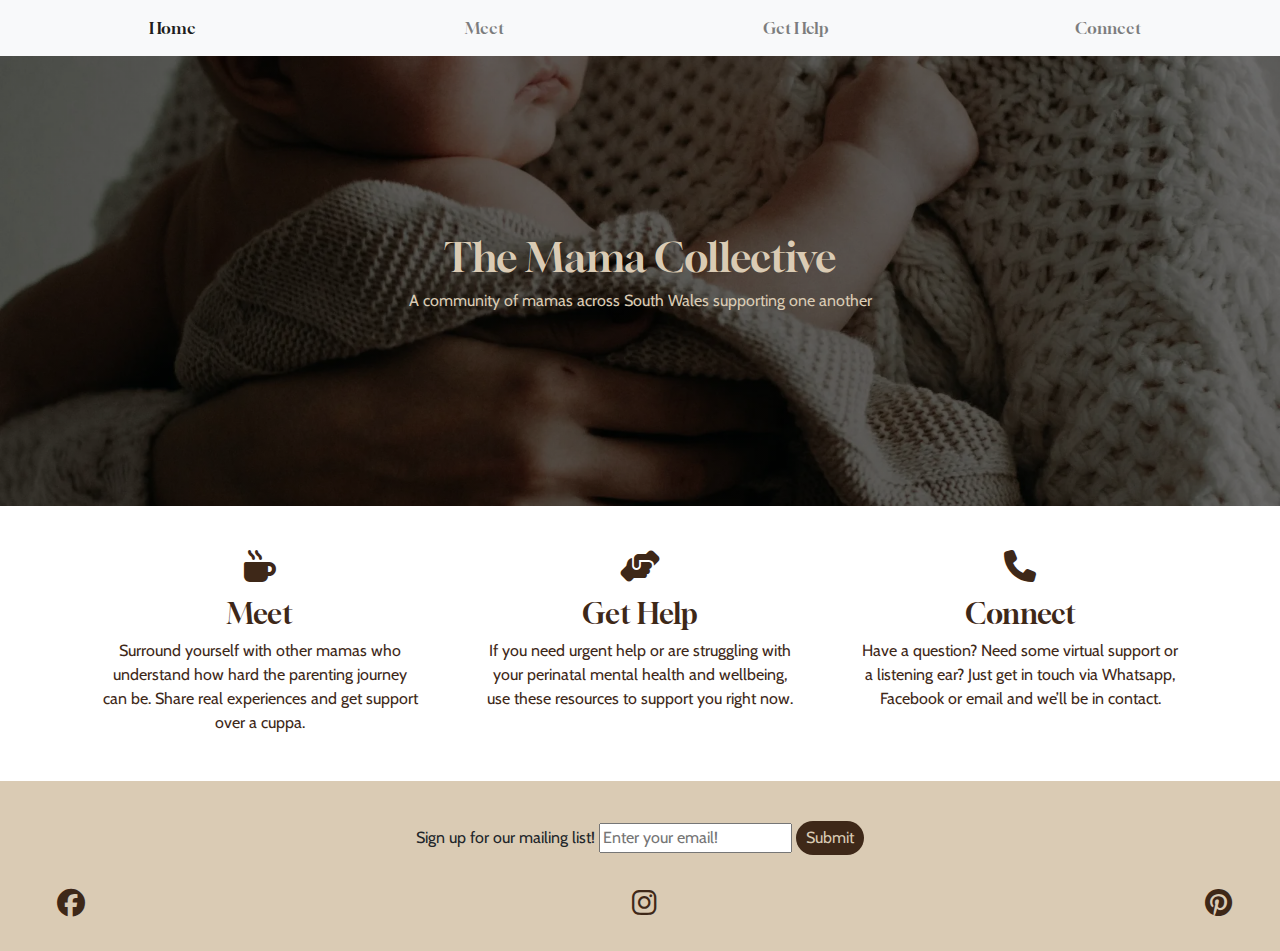
<file: index.html>
<!DOCTYPE html>
<html lang="en">

<head>
    <meta charset="UTF-8">
    <meta http-equiv="X-UA-Compatible" content="IE=edge">
    <meta name="viewport" content="width=device-width, initial-scale=1.0">
    <title>The Mama Collective</title>
    <link rel="stylesheet" href="https://cdn.jsdelivr.net/npm/bootstrap@4.3.1/dist/css/bootstrap.min.css"
        integrity="sha384-ggOyR0iXCbMQv3Xipma34MD+dH/1fQ784/j6cY/iJTQUOhcWr7x9JvoRxT2MZw1T" crossorigin="anonymous">
    <link rel="stylesheet" href="https://cdnjs.cloudflare.com/ajax/libs/font-awesome/6.2.1/css/all.min.css">
    <link rel="stylesheet" href="assets/css/style.css" type="text/css">
    <link rel="preconnect" href="https://fonts.googleapis.com">
    <link rel="preconnect" href="https://fonts.gstatic.com" crossorigin>
    <link href="https://fonts.googleapis.com/css2?family=Cabin&family=Gloock&display=swap" rel="stylesheet">
</head>

<body>
    <!-- Nav bar and burger menu -->
    <header>
        <nav class="navbar navbar-expand-md navbar-light bg-light">
            <a class="navbar-brand navbar-title" href="index.html">The Mama Collective</a>
            <button class="navbar-toggler" type="button" data-toggle="collapse" data-target="#navbarNavDropdown"
                aria-controls="navbarNavDropdown" aria-expanded="false" aria-label="Toggle navigation">
                <span class="navbar-toggler-icon"></span>
            </button>
            <div class="collapse navbar-collapse" id="navbarNavDropdown">
                <div class="nav-container">
                    <ul class="navbar-nav nav-justified">
                        <li class="nav-item active">
                            <a class="nav-link" href="index.html">Home</a>
                        </li>
                        <li class="nav-item">
                            <a class="nav-link" href="meet.html">Meet</a>
                        </li>
                        <li class="nav-item">
                            <a class="nav-link" href="gethelp.html">Get Help</a>
                        </li>
                        <li class="nav-item">
                            <a class="nav-link" href="connect.html">Connect</a>
                        </li>
                    </ul>
                </div>
            </div>
        </nav>
    </header>
    <!-- Title Banner -->
    <section>
        <div id="hero-image">
            <div class="hero-text">

                <h1>The Mama Collective</h1>
                <p>A community of mamas across South Wales supporting one another</p>

            </div>
        </div>
    </section>

    <section>
        <!-- Icon Navigation-->
        <div class="container">
            <div class="row justify-content-center">
                <div class="col-12 col-md-6 col-lg-4 col-xl-4 text-center icon-nav-position">
                    <a href="meet.html" class="icon-nav-decor"><i
                            class="fa-solid fa-mug-hot fa-2xl icon-nav-position"></i>
                        <h3>Meet</h3>
                        <p>Surround yourself with other mamas who understand how hard the parenting journey can be.
                            Share real experiences and get support over a cuppa.</p>
                    </a>
                </div>
                <div class="col-12 col-md-6 col-lg-4 col-xl-4 text-center icon-nav-position">
                    <a href="gethelp.html" class="icon-nav-decor"><i
                            class="fa-solid fa-handshake-angle fa-2xl icon-nav-position"></i>
                        <h3>Get Help</h3>
                        <p>If you need urgent help or are struggling with your perinatal mental health and wellbeing,
                            use these resources to support you right now.</p>
                    </a>
                </div>
                <div class="col-12 col-md-6 col-lg-4 col-xl-4 text-center icon-nav-position">
                    <a href="connect.html" class="icon-nav-decor"><i
                            class="fa-solid fa-phone fa-2xl icon-nav-position"></i>
                        <h3>Connect</h3>
                        <p>Have a question? Need some virtual support or a listening ear? Just get in touch via
                            Whatsapp, Facebook or email and we’ll be in contact.
                        </p>
                    </a>
                </div>
            </div>
        </div>
    </section>


    <footer>
        <!-- Mailing List Sign Up -->
        <div class="container-fluid">
            <div class="row">
                <div class="col-12">
                    <form action="thankyou.html" class="mailinglist">
                        <label for="email">Sign up for our mailing list!</label>
                        <br class="footer-mailing-break">
                        <input id="email" type="email" name="email_address" required class="text-input" placeholder="Enter your email!">
                        <br class="footer-mailing-break">
                        <button type="submit">Submit</button>
                    </form>
                </div>
            </div>


            <!-- Social Media Links -->

            <div class="row">
                <div class="col-12">
                    <ul class="socials">
                        <li id="facebook-position">
                            <a href="https://www.facebook.com" target="_blank" rel="noopener"><i class="fa-brands fa-facebook"></i></a>
                        </li>
                        <li>
                            <a href="https://instagram.com" target="_blank" rel="noopener"><i class="fa-brands fa-instagram"></i></a>
                        </li>
                        <li id="pinterest-position">
                            <a href="https://pinterest.com" target="_blank" rel="noopener"><i class="fa-brands fa-pinterest"></i></a>
                        </li>
                    </ul>
                </div>
            </div>
        </div>

        <script src="https://code.jquery.com/jquery-3.3.1.slim.min.js"
            integrity="sha384-q8i/X+965DzO0rT7abK41JStQIAqVgRVzpbzo5smXKp4YfRvH+8abtTE1Pi6jizo" crossorigin="anonymous">
        </script>
        <script src="https://cdn.jsdelivr.net/npm/popper.js@1.14.7/dist/umd/popper.min.js"
            integrity="sha384-UO2eT0CpHqdSJQ6hJty5KVphtPhzWj9WO1clHTMGa3JDZwrnQq4sF86dIHNDz0W1" crossorigin="anonymous">
        </script>
        <script src="https://cdn.jsdelivr.net/npm/bootstrap@4.3.1/dist/js/bootstrap.min.js"
            integrity="sha384-JjSmVgyd0p3pXB1rRibZUAYoIIy6OrQ6VrjIEaFf/nJGzIxFDsf4x0xIM+B07jRM" crossorigin="anonymous">
        </script>

    </footer>
</body>

</html>
</file>
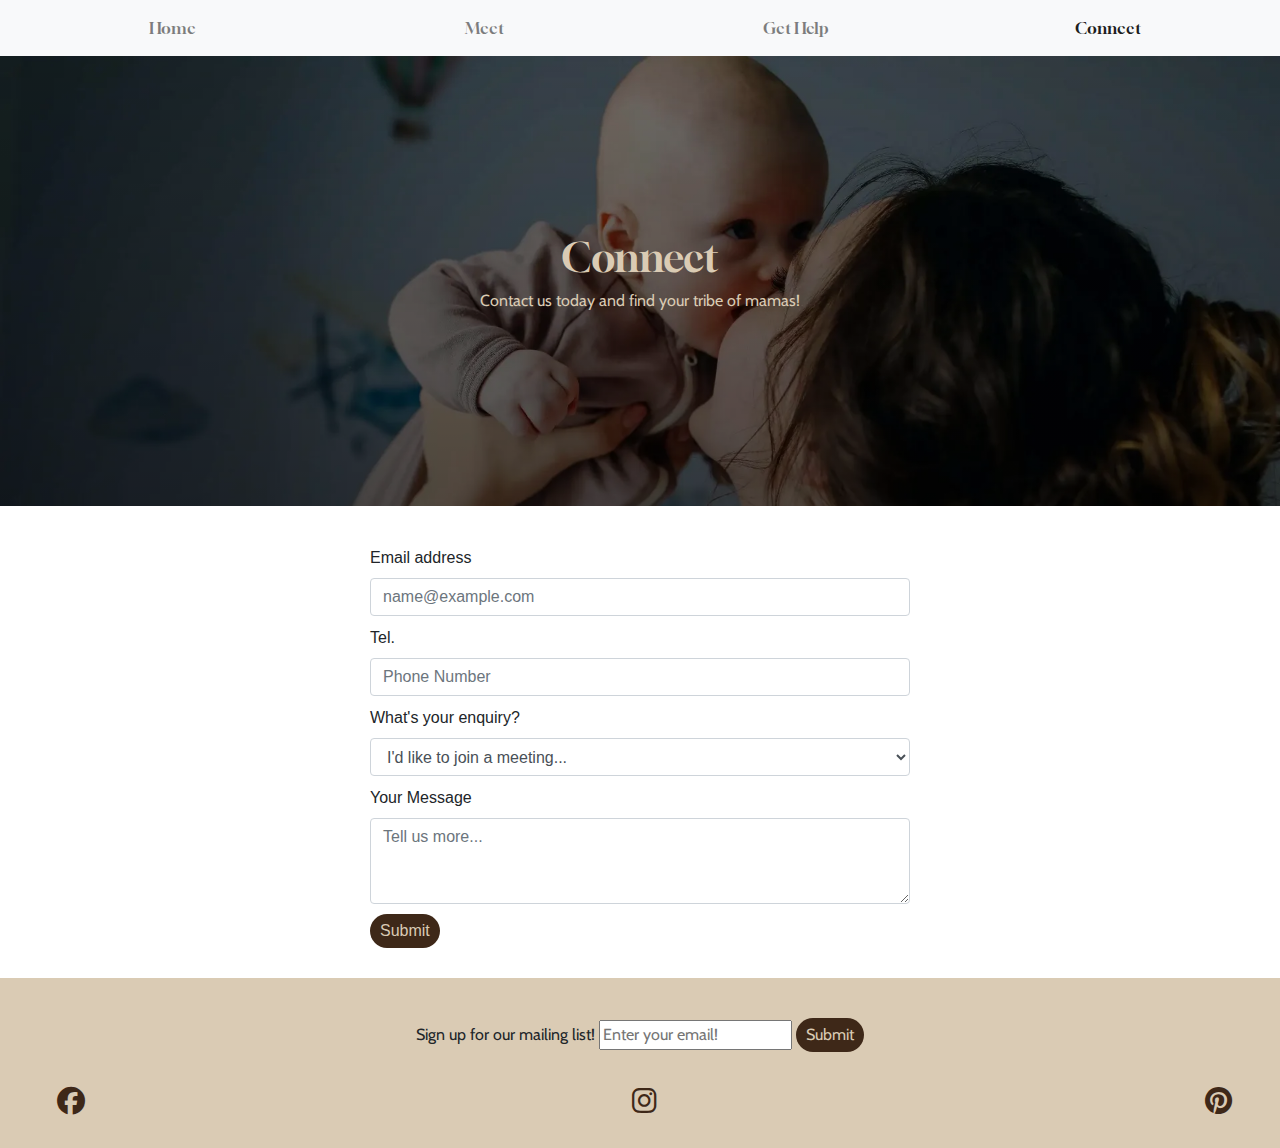
<file: connect.html>
<!DOCTYPE html>
<html lang="en">

<head>
    <meta charset="UTF-8">
    <meta http-equiv="X-UA-Compatible" content="IE=edge">
    <meta name="viewport" content="width=device-width, initial-scale=1.0">
    <title>The Mama Collective</title>
    <link rel="stylesheet" href="https://cdn.jsdelivr.net/npm/bootstrap@4.3.1/dist/css/bootstrap.min.css"
        integrity="sha384-ggOyR0iXCbMQv3Xipma34MD+dH/1fQ784/j6cY/iJTQUOhcWr7x9JvoRxT2MZw1T" crossorigin="anonymous">
    <link rel="stylesheet" href="https://cdnjs.cloudflare.com/ajax/libs/font-awesome/6.2.1/css/all.min.css">
    <link rel="stylesheet" href="assets/css/style.css" type="text/css">
    <link rel="preconnect" href="https://fonts.googleapis.com">
    <link rel="preconnect" href="https://fonts.gstatic.com" crossorigin>
    <link href="https://fonts.googleapis.com/css2?family=Cabin&family=Gloock&display=swap" rel="stylesheet">
</head>

<body>
    <header>
        <!-- Nav bar and burger menu -->
        <nav class="navbar navbar-expand-md navbar-light bg-light">
            <a class="navbar-brand navbar-title" href="index.html">The Mama Collective</a>
            <button class="navbar-toggler" type="button" data-toggle="collapse" data-target="#navbarNavDropdown"
                aria-controls="navbarNavDropdown" aria-expanded="false" aria-label="Toggle navigation">
                <span class="navbar-toggler-icon"></span>
            </button>
            <div class="collapse navbar-collapse" id="navbarNavDropdown">
                <div class="nav-container">
                    <ul class="navbar-nav nav-justified">
                        <li class="nav-item">
                            <a class="nav-link" href="index.html">Home</a>
                        </li>
                        <li class="nav-item">
                            <a class="nav-link" href="meet.html">Meet</a>
                        </li>
                        <li class="nav-item">
                            <a class="nav-link" href="gethelp.html">Get Help</a>
                        </li>
                        <li class="nav-item active">
                            <a class="nav-link" href="connect.html">Connect</a>
                        </li>
                    </ul>
                </div>
            </div>
        </nav>
    </header>
    <section>
        <!-- Title Banner -->
        <div id="hero-image-connect">
            <div class="hero-text">

                <h1>Connect</h1>
                <p>Contact us today and find your tribe of mamas!</p>

            </div>
        </div>
    </section>
    <!-- Contact Form -->
    <div class="form-group">
        <form action="thankyou.html" class="form-styling">
            <label for="email">Email address</label>
            <input type="email" class="form-control" id="email" placeholder="name@example.com" required>
            <label for="telephone">Tel.</label>
            <input type="text" class="form-control" id="telephone" placeholder="Phone Number" required>
            <label for="enquiry-type">What's your enquiry?</label>
            <select class="form-control" id="enquiry-type">
                <option>I'd like to join a meeting...</option>
                <option>I'd like to book a cabin retreat...</option>
                <option>I need help...</option>
                <option>I'd like to get involved...</option>
                <option>Other...</option>
            </select>
            <label for="message-content">Your Message</label>
            <textarea class="form-control" id="message-content" rows="3" placeholder="Tell us more..."
                required></textarea>
            <button type="submit">Submit</button>
        </form>
    </div>

    <footer>
        <!-- Mailing List Sign Up -->
        <div class="container-fluid">
            <div class="row">
                <div class="col-12">
                    <form action="thankyou.html" class="mailinglist">
                        <label for="email">Sign up for our mailing list!</label>
                        <br class="footer-mailing-break">
                        <input id="form-email" type="email" name="email_address" required class="text-input"
                            placeholder="Enter your email!">
                        <br class="footer-mailing-break">
                        <button type="submit">Submit</button>
                    </form>
                </div>
            </div>


            <!-- Social Media Links -->

            <div class="row">
                <div class="col-12">
                    <ul class="socials">
                        <li id="facebook-position">
                            <a href="https://www.facebook.com" target="_blank" rel="noopener"><i
                                    class="fa-brands fa-facebook"></i></a>
                        </li>
                        <li>
                            <a href="https://instagram.com" target="_blank" rel="noopener"><i
                                    class="fa-brands fa-instagram"></i></a>
                        </li>
                        <li id="pinterest-position">
                            <a href="https://pinterest.com" target="_blank" rel="noopener"><i
                                    class="fa-brands fa-pinterest"></i></a>
                        </li>
                    </ul>
                </div>
            </div>
        </div>

        <script src="https://code.jquery.com/jquery-3.3.1.slim.min.js"
            integrity="sha384-q8i/X+965DzO0rT7abK41JStQIAqVgRVzpbzo5smXKp4YfRvH+8abtTE1Pi6jizo" crossorigin="anonymous">
        </script>
        <script src="https://cdn.jsdelivr.net/npm/popper.js@1.14.7/dist/umd/popper.min.js"
            integrity="sha384-UO2eT0CpHqdSJQ6hJty5KVphtPhzWj9WO1clHTMGa3JDZwrnQq4sF86dIHNDz0W1" crossorigin="anonymous">
        </script>
        <script src="https://cdn.jsdelivr.net/npm/bootstrap@4.3.1/dist/js/bootstrap.min.js"
            integrity="sha384-JjSmVgyd0p3pXB1rRibZUAYoIIy6OrQ6VrjIEaFf/nJGzIxFDsf4x0xIM+B07jRM" crossorigin="anonymous">
        </script>

    </footer>
</body>

</html>
</file>
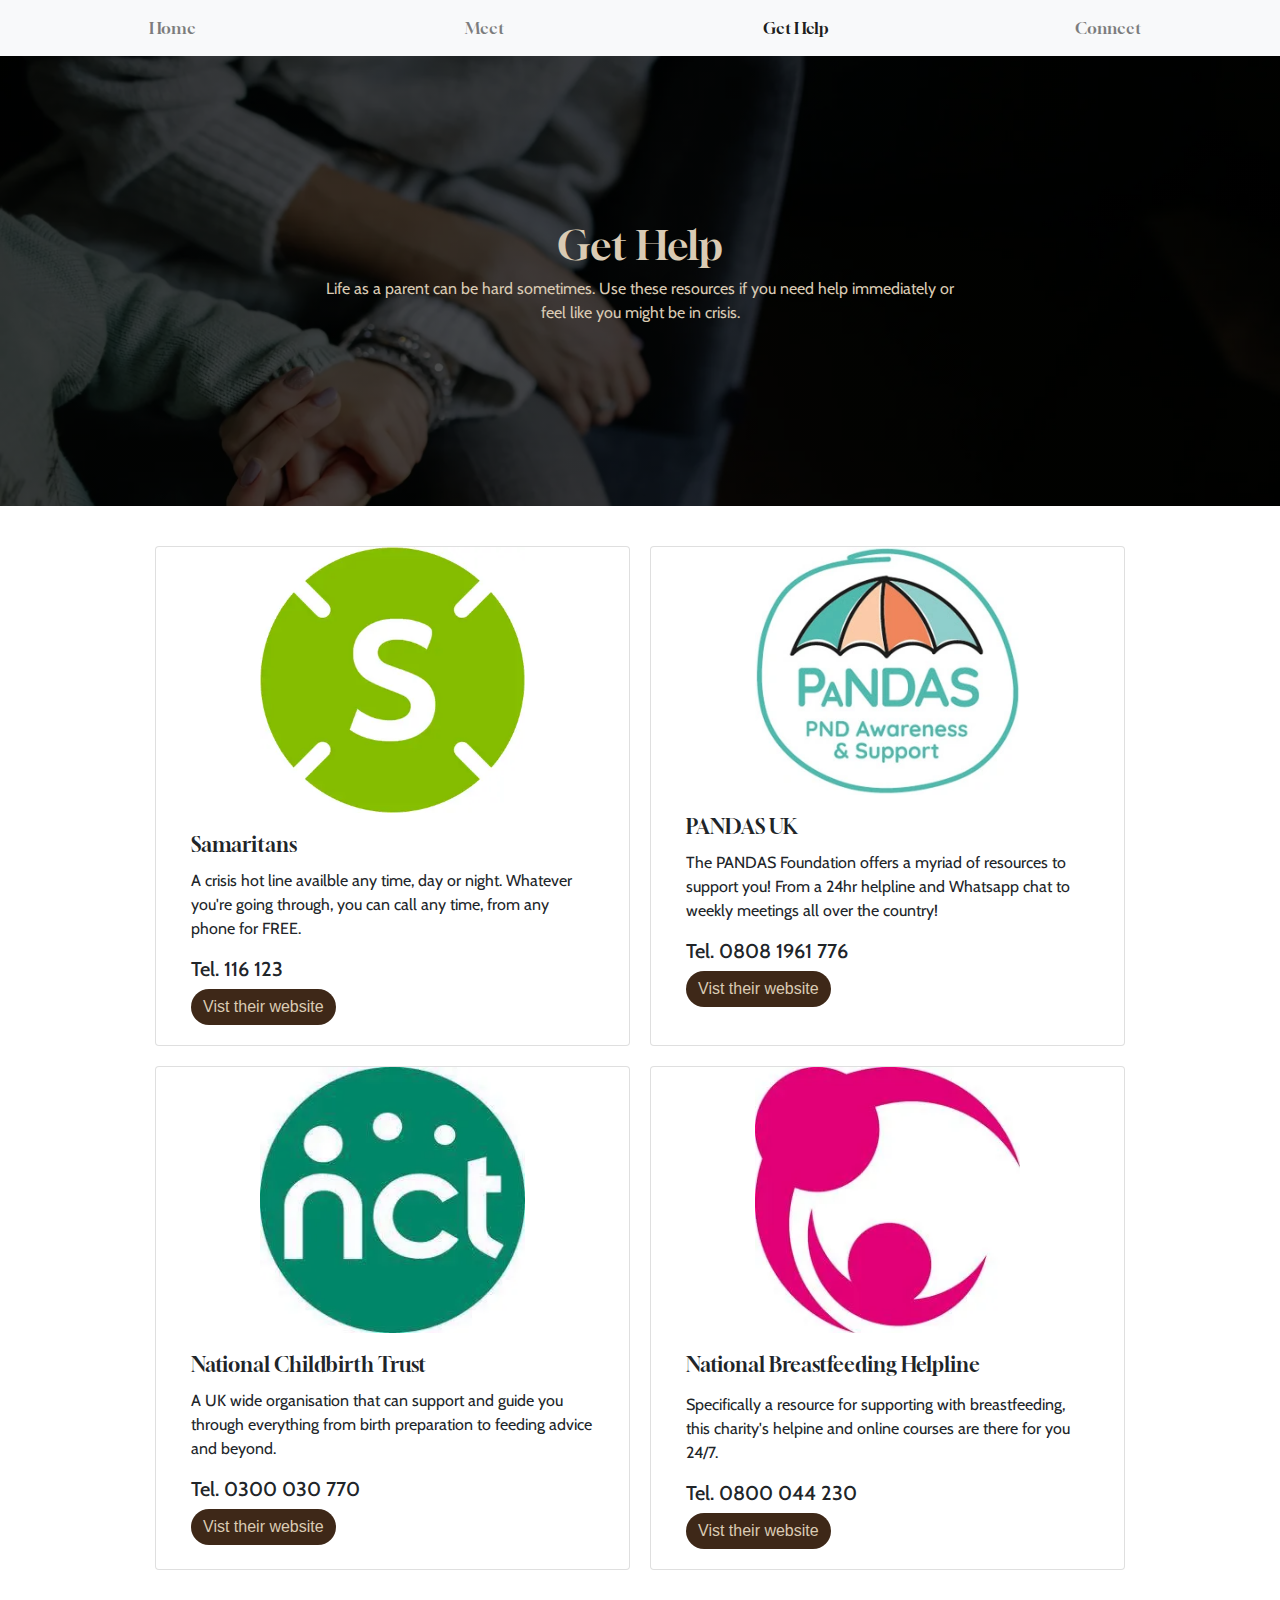
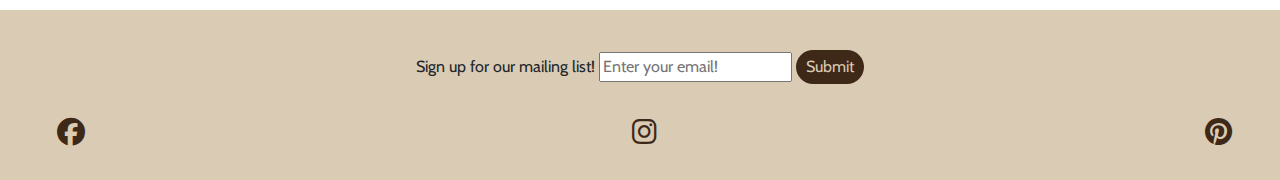
<file: gethelp.html>
<!DOCTYPE html>
<html lang="en">

<head>
    <meta charset="UTF-8">
    <meta http-equiv="X-UA-Compatible" content="IE=edge">
    <meta name="viewport" content="width=device-width, initial-scale=1.0">
    <title>The Mama Collective</title>
    <link rel="stylesheet" href="https://cdn.jsdelivr.net/npm/bootstrap@4.3.1/dist/css/bootstrap.min.css"
        integrity="sha384-ggOyR0iXCbMQv3Xipma34MD+dH/1fQ784/j6cY/iJTQUOhcWr7x9JvoRxT2MZw1T" crossorigin="anonymous">
    <link rel="stylesheet" href="https://cdnjs.cloudflare.com/ajax/libs/font-awesome/6.2.1/css/all.min.css">
    <link rel="stylesheet" href="assets/css/style.css" type="text/css">
    <link rel="preconnect" href="https://fonts.googleapis.com">
    <link rel="preconnect" href="https://fonts.gstatic.com" crossorigin>
    <link href="https://fonts.googleapis.com/css2?family=Cabin&family=Gloock&display=swap" rel="stylesheet">
</head>

<body>
    <header>
        <!-- Nav bar and burger menu -->
        <nav class="navbar navbar-expand-md navbar-light bg-light">
            <a class="navbar-brand navbar-title" href="index.html">The Mama Collective</a>
            <button class="navbar-toggler" type="button" data-toggle="collapse" data-target="#navbarNavDropdown"
                aria-controls="navbarNavDropdown" aria-expanded="false" aria-label="Toggle navigation">
                <span class="navbar-toggler-icon"></span>
            </button>
            <div class="collapse navbar-collapse" id="navbarNavDropdown">
                <div class="nav-container">
                    <ul class="navbar-nav nav-justified">
                        <li class="nav-item">
                            <a class="nav-link" href="index.html">Home</a>
                        </li>
                        <li class="nav-item">
                            <a class="nav-link" href="meet.html">Meet</a>
                        </li>
                        <li class="nav-item">
                            <a class="nav-link active" href="gethelp.html">Get Help</a>
                        </li>
                        <li class="nav-item">
                            <a class="nav-link" href="connect.html">Connect</a>
                        </li>
                    </ul>
                </div>
            </div>
        </nav>
    </header>
    <section>
        <!-- Title Banner -->
        <div id="hero-image-gethelp">
            <div class="hero-text">

                <h1>Get Help</h1>
                <p>Life as a parent can be hard sometimes. Use these resources if you need help
                    immediately or feel like you might be in crisis.</p>

            </div>
        </div>
    </section>

    <section>
        <!-- Links to Helpful Websites -->
        <div class="container container-spacing">
            <div class="row justify-content-center">

                <div class="help-card card col-11 col-md-5">
                    <img src="assets/images/samaritans-logo.webp" class="card-img-top get-help-logo" alt="samaritans logo">
                    <div class="card-body">
                        <h5 class="card-title">Samaritans</h5>
                        <p class="card-text">A crisis hot line availble any time, day or night. Whatever you're going
                            through, you can call any time, from any phone for FREE.</p>
                        <h5 class="font-cabin">Tel. 116 123</h5>
                        <a href="https://www.samaritans.org/how-we-can-help/contact-samaritan/"
                            class="btn help-btn-styling">Vist their website</a>
                    </div>
                </div>

                <div class="help-card card col-11 col-md-5">
                    <img src="assets/images/pandas-logo-optimised.webp" class="card-img-top get-help-logo" alt="Mental health charity logo">
                    <div class="card-body">
                        <h5 class="card-title">PANDAS UK</h5>
                        <p class="card-text">The PANDAS Foundation offers a myriad of resources to support you! From a
                            24hr helpline and Whatsapp chat to weekly meetings all over the country!</p>
                        <h5 class="font-cabin">Tel. 0808 1961 776</h5>
                        <a href="https://pandasfoundation.org.uk/" class="btn help-btn-styling">Vist their website</a>
                    </div>
                </div>

                <div class="help-card card col-11 col-md-5">
                    <img src="assets/images/nct-logo.webp" class="card-img-top get-help-logo" alt="Childbirth trust logo">
                    <div class="card-body">
                        <h5 class="card-title">National Childbirth Trust</h5>
                        <p class="card-text">A UK wide organisation that can support and guide you through everything
                            from birth preparation to feeding advice and beyond.</p>
                        <h5 class="font-cabin">Tel. 0300 030 770</h5>
                        <a href="https://www.nct.org.uk/" class="btn help-btn-styling">Vist their website</a>
                    </div>
                </div>

                <div class="help-card card col-11 col-md-5">
                    <img src="assets/images/nbh-logo.webp" class="card-img-top get-help-logo" alt="Breastfeeding support logo">
                    <div class="card-body">
                        <h5 class="card-title">National Breastfeeding Helpline</h5>
                        <p class="card-text">
                            <p>Specifically a resource for supporting with breastfeeding, this charity's helpine and
                                online courses are there for you 24/7.</p>
                            <h5 class="font-cabin">Tel. 0800 044 230</h5>
                            <a href="https://www.nationalbreastfeedinghelpline.org.uk/" class="btn help-btn-styling">Vist
                                their website</a>
                    </div>
                </div>

            </div>
        </div>
    </section>

    <footer>
        <!-- Mailing List Sign Up -->
        <div class="container-fluid">
            <div class="row">
                <div class="col-12">
                    <form action="#" class="mailinglist">
                        <label for="email">Sign up for our mailing list!</label>
                        <br class="footer-mailing-break">
                        <input id="email" type="email" name="email_address" required class="text-input" placeholder="Enter your email!">
                        <br class="footer-mailing-break">
                        <button type="submit">Submit</button>
                    </form>
                </div>
            </div>


            <!-- Social Media Links -->

            <div class="row">
                <div class="col-12">
                    <ul class="socials">
                        <li id="facebook-position">
                            <a href="https://www.facebook.com" target="_blank" rel="noopener"><i class="fa-brands fa-facebook"></i></a>
                        </li>
                        <li>
                            <a href="https://instagram.com" target="_blank" rel="noopener"><i class="fa-brands fa-instagram"></i></a>
                        </li>
                        <li id="pinterest-position">
                            <a href="https://pinterest.com" target="_blank" rel="noopener"><i class="fa-brands fa-pinterest"></i></a>
                        </li>
                    </ul>
                </div>
            </div>
        </div>

        <script src="https://code.jquery.com/jquery-3.3.1.slim.min.js"
            integrity="sha384-q8i/X+965DzO0rT7abK41JStQIAqVgRVzpbzo5smXKp4YfRvH+8abtTE1Pi6jizo" crossorigin="anonymous">
        </script>
        <script src="https://cdn.jsdelivr.net/npm/popper.js@1.14.7/dist/umd/popper.min.js"
            integrity="sha384-UO2eT0CpHqdSJQ6hJty5KVphtPhzWj9WO1clHTMGa3JDZwrnQq4sF86dIHNDz0W1" crossorigin="anonymous">
        </script>
        <script src="https://cdn.jsdelivr.net/npm/bootstrap@4.3.1/dist/js/bootstrap.min.js"
            integrity="sha384-JjSmVgyd0p3pXB1rRibZUAYoIIy6OrQ6VrjIEaFf/nJGzIxFDsf4x0xIM+B07jRM" crossorigin="anonymous">
        </script>

    </footer>
</body>

</html>
</file>
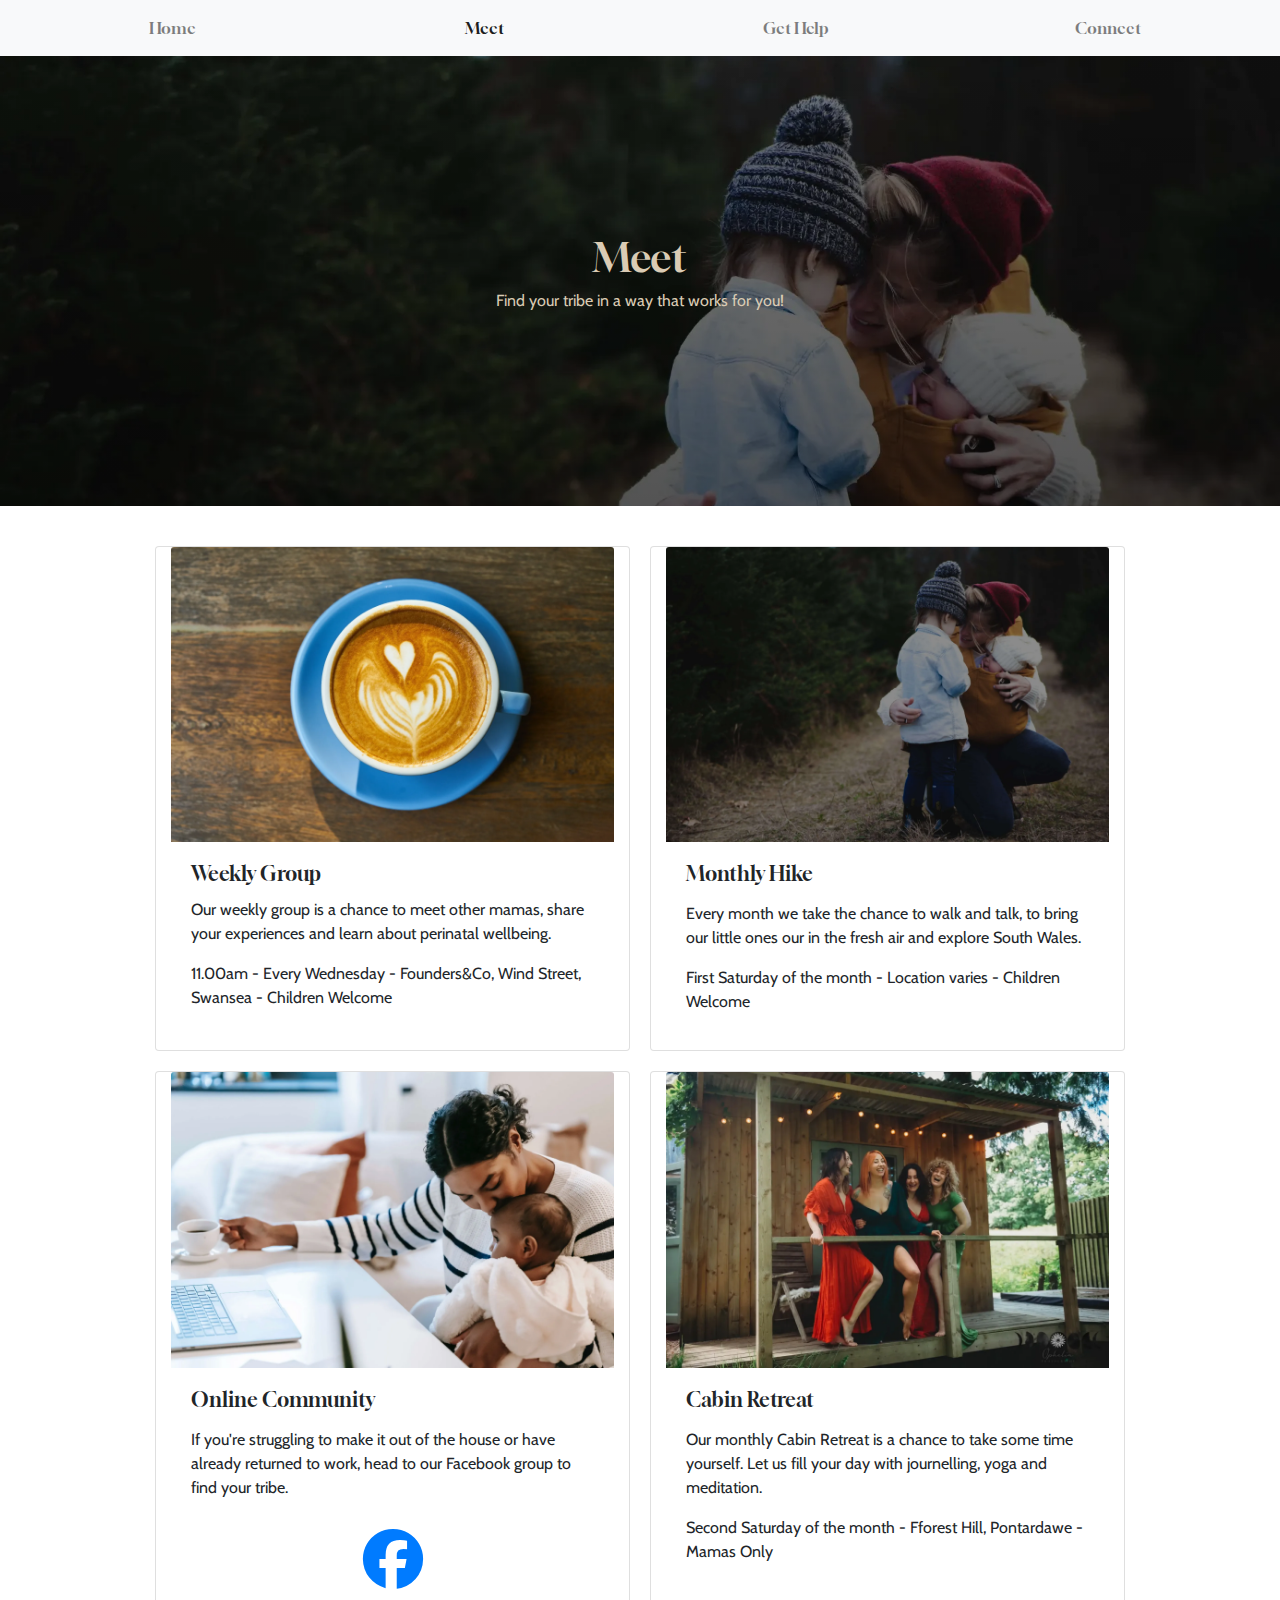
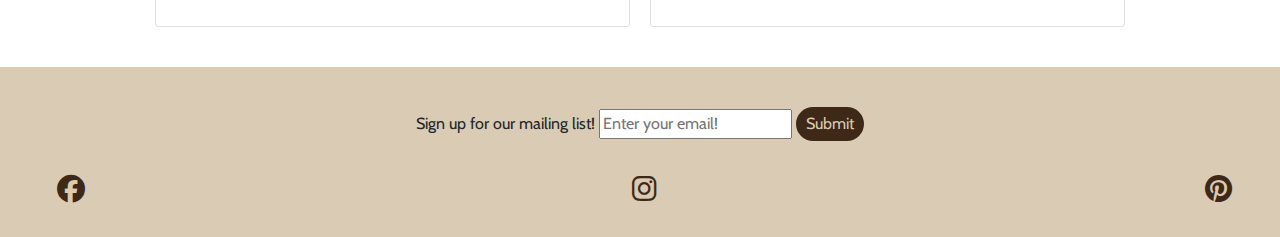
<file: meet.html>
<!DOCTYPE html>
<html lang="en">

<head>
    <meta charset="UTF-8">
    <meta http-equiv="X-UA-Compatible" content="IE=edge">
    <meta name="viewport" content="width=device-width, initial-scale=1.0">
    <title>The Mama Collective</title>
    <link rel="stylesheet" href="https://cdn.jsdelivr.net/npm/bootstrap@4.3.1/dist/css/bootstrap.min.css"
        integrity="sha384-ggOyR0iXCbMQv3Xipma34MD+dH/1fQ784/j6cY/iJTQUOhcWr7x9JvoRxT2MZw1T" crossorigin="anonymous">
    <link rel="stylesheet" href="https://cdnjs.cloudflare.com/ajax/libs/font-awesome/6.2.1/css/all.min.css">
    <link rel="stylesheet" href="assets/css/style.css" type="text/css">
    <link rel="preconnect" href="https://fonts.googleapis.com">
    <link rel="preconnect" href="https://fonts.gstatic.com" crossorigin>
    <link href="https://fonts.googleapis.com/css2?family=Cabin&family=Gloock&display=swap" rel="stylesheet">
</head>

<body>
    <header>
        <!-- Nav bar and burger menu -->
        <nav class="navbar navbar-expand-md navbar-light bg-light">
            <a class="navbar-brand navbar-title" href="index.html">The Mama Collective</a>
            <button class="navbar-toggler" type="button" data-toggle="collapse" data-target="#navbarNavDropdown"
                aria-controls="navbarNavDropdown" aria-expanded="false" aria-label="Toggle navigation">
                <span class="navbar-toggler-icon"></span>
            </button>
            <div class="collapse navbar-collapse" id="navbarNavDropdown">
                <div class="nav-container">
                    <ul class="navbar-nav nav-justified">
                        <li class="nav-item">
                            <a class="nav-link" href="index.html">Home</a>
                        </li>
                        <li class="nav-item active">
                            <a class="nav-link" href="meet.html">Meet</a>
                        </li>
                        <li class="nav-item">
                            <a class="nav-link" href="gethelp.html">Get Help</a>
                        </li>
                        <li class="nav-item">
                            <a class="nav-link" href="connect.html">Connect</a>
                        </li>
                    </ul>
                </div>
            </div>
        </nav>
    </header>
    <section>
        <!--Title Banner -->
        <div id="hero-image-meet">
            <div class="hero-text">

                <h1>Meet</h1>
                <p>Find your tribe in a way that works for you!</p>

            </div>
        </div>
    </section>

    <section>
        <!-- Group Information -->
        <div class="container container-spacing">
            <div class="row justify-content-center">

                <div class="meet-card card col-11 col-md-5">
                    <img src="assets/images/meet-in-person.webp" class="card-img-top" alt="cup of coffee">
                    <div class="card-body">
                        <h5 class="card-title">Weekly Group</h5>
                        <p class="card-text">Our weekly group is a chance to meet other mamas, share your experiences
                            and learn about perinatal wellbeing.</p>
                        <p>11.00am - Every Wednesday - Founders&Co, Wind Street, Swansea - Children Welcome</p>
                    </div>
                </div>

                <div class="meet-card card col-11 col-md-5">
                    <img src="assets/images/meet-hike.webp" class="card-img-top" alt="mother and baby hiking">
                    <div class="card-body">
                        <h5 class="card-title">Monthly Hike</h5>
                        <p class="card-text">
                            <p>Every month we take the chance to walk and talk, to bring our little ones our in the
                                fresh air and explore South Wales.</p>
                            <p>First Saturday of the month - Location varies - Children Welcome</p>
                    </div>
                </div>

                <div class="meet-card card col-11 col-md-5">
                    <img src="assets/images/meet-online.webp" class="card-img-top" alt="mother and baby at laptop">
                    <div class="card-body">
                        <h5 class="card-title">Online Community</h5>
                        <p class="card-text">
                            <p>If you're struggling to make it out of the house or have already returned to work, head
                                to our Facebook group to find your tribe.</p>
                            <div class="fb-icon-styling">
                                <a href="https://www.facebook.com" target="_blank" rel="noopener"><i
                                        class="fa-brands fa-facebook"></i></a>
                            </div>
                    </div>
                </div>

                <div class="meet-card card col-11 col-md-5">
                    <img src="assets/images/meet-cabin.webp" class="card-img-top" alt="mothers in rustic cabin">
                    <div class="card-body">
                        <h5 class="card-title">Cabin Retreat</h5>
                        <p class="card-text">
                            <p>Our monthly Cabin Retreat is a chance to take some time yourself. Let us fill your day
                                with journelling, yoga and meditation.</p>
                            <p>Second Saturday of the month - Fforest Hill, Pontardawe - Mamas Only</p>
                    </div>
                </div>

            </div>
        </div>
    </section>

    <footer>
        <!-- Mailing List Sign Up -->
        <div class="container-fluid">
            <div class="row">
                <div class="col-12">
                    <form action="thankyou.html" class="mailinglist">
                        <label for="email">Sign up for our mailing list!</label>
                        <br class="footer-mailing-break">
                        <input id="email" type="email" name="email_address" required class="text-input" placeholder="Enter your email!">
                        <br class="footer-mailing-break">
                        <button type="submit">Submit</button>
                    </form>
                </div>
            </div>


            <!-- Social Media Links -->

            <div class="row">
                <div class="col-12">
                    <ul class="socials">
                        <li id="facebook-position">
                            <a href="https://www.facebook.com" target="_blank" rel="noopener"><i class="fa-brands fa-facebook"></i></a>
                        </li>
                        <li>
                            <a href="https://instagram.com" target="_blank" rel="noopener"><i class="fa-brands fa-instagram"></i></a>
                        </li>
                        <li id="pinterest-position">
                            <a href="https://pinterest.com" target="_blank" rel="noopener"><i class="fa-brands fa-pinterest"></i></a>
                        </li>
                    </ul>
                </div>
            </div>
        </div>

        <script src="https://code.jquery.com/jquery-3.3.1.slim.min.js"
            integrity="sha384-q8i/X+965DzO0rT7abK41JStQIAqVgRVzpbzo5smXKp4YfRvH+8abtTE1Pi6jizo" crossorigin="anonymous">
        </script>
        <script src="https://cdn.jsdelivr.net/npm/popper.js@1.14.7/dist/umd/popper.min.js"
            integrity="sha384-UO2eT0CpHqdSJQ6hJty5KVphtPhzWj9WO1clHTMGa3JDZwrnQq4sF86dIHNDz0W1" crossorigin="anonymous">
        </script>
        <script src="https://cdn.jsdelivr.net/npm/bootstrap@4.3.1/dist/js/bootstrap.min.js"
            integrity="sha384-JjSmVgyd0p3pXB1rRibZUAYoIIy6OrQ6VrjIEaFf/nJGzIxFDsf4x0xIM+B07jRM" crossorigin="anonymous">
        </script>

    </footer>
</body>

</html>
</file>
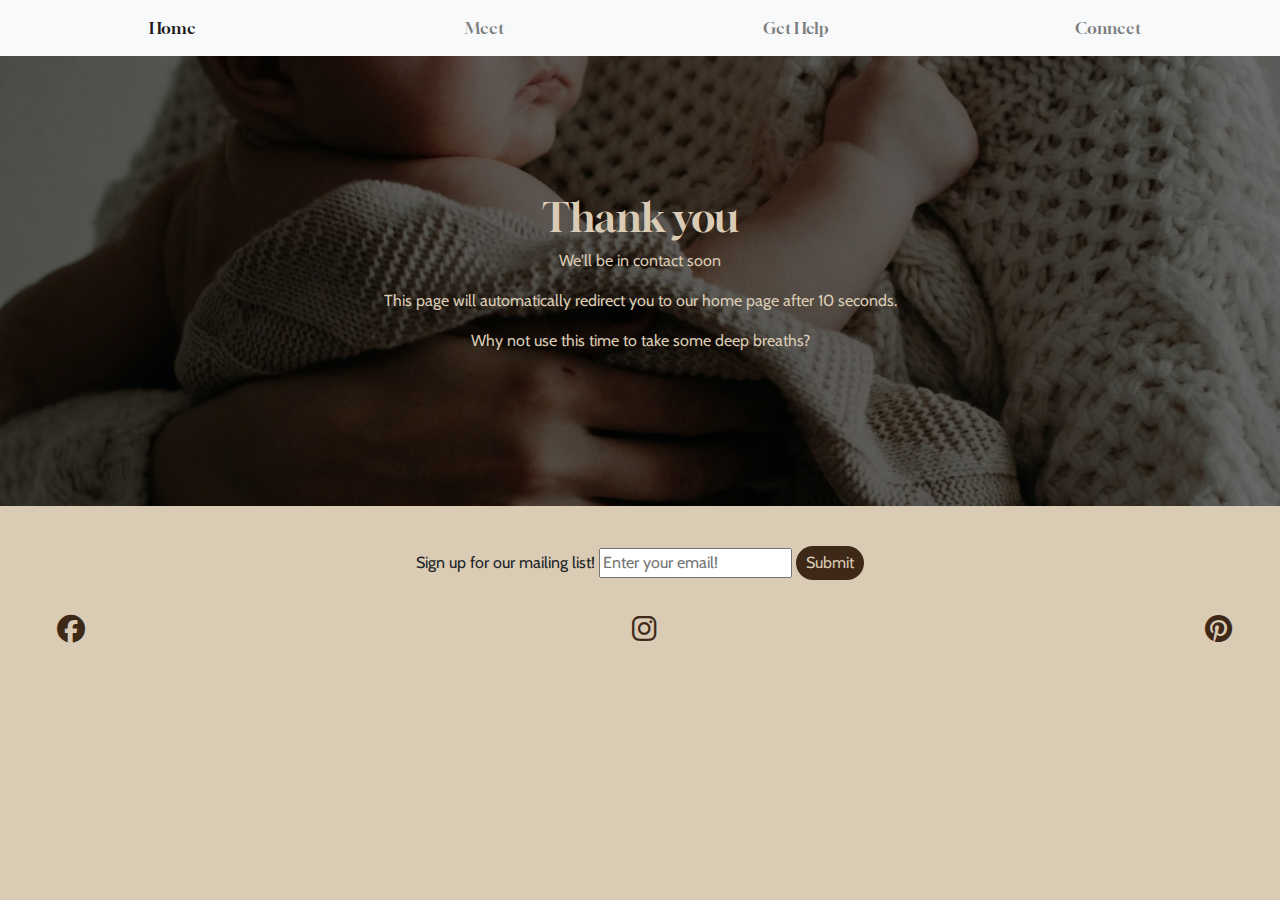
<file: thankyou.html>
<!DOCTYPE html>
<html lang="en">

<head>
    <meta charset="UTF-8">
    <meta http-equiv="X-UA-Compatible" content="IE=edge">
    <meta http-equiv="refresh" content="10; url=index.html">
    <meta name="viewport" content="width=device-width, initial-scale=1.0">
    <title>The Mama Collective</title>
    <link rel="stylesheet" href="https://cdn.jsdelivr.net/npm/bootstrap@4.3.1/dist/css/bootstrap.min.css"
        integrity="sha384-ggOyR0iXCbMQv3Xipma34MD+dH/1fQ784/j6cY/iJTQUOhcWr7x9JvoRxT2MZw1T" crossorigin="anonymous">
    <link rel="stylesheet" href="https://cdnjs.cloudflare.com/ajax/libs/font-awesome/6.2.1/css/all.min.css">
    <link rel="stylesheet" href="assets/css/style.css" type="text/css">
    <link rel="preconnect" href="https://fonts.googleapis.com">
    <link rel="preconnect" href="https://fonts.gstatic.com" crossorigin>
    <link href="https://fonts.googleapis.com/css2?family=Cabin&family=Gloock&display=swap" rel="stylesheet">
</head>

<body>
    <!-- Nav bar and burger menu -->
    <header>
        <nav class="navbar navbar-expand-md navbar-light bg-light">
            <a class="navbar-brand navbar-title" href="index.html">The Mama Collective</a>
            <button class="navbar-toggler" type="button" data-toggle="collapse" data-target="#navbarNavDropdown"
                aria-controls="navbarNavDropdown" aria-expanded="false" aria-label="Toggle navigation">
                <span class="navbar-toggler-icon"></span>
            </button>
            <div class="collapse navbar-collapse" id="navbarNavDropdown">
                <div class="nav-container">
                    <ul class="navbar-nav nav-justified">
                        <li class="nav-item active">
                            <a class="nav-link" href="index.html">Home</a>
                        </li>
                        <li class="nav-item">
                            <a class="nav-link" href="meet.html">Meet</a>
                        </li>
                        <li class="nav-item">
                            <a class="nav-link" href="gethelp.html">Get Help</a>
                        </li>
                        <li class="nav-item">
                            <a class="nav-link" href="connect.html">Connect</a>
                        </li>
                    </ul>
                </div>
            </div>
        </nav>
    </header>
    <!-- Title Banner -->
    <section>
        <div id="hero-image">
            <div class="hero-text">

                <h1>Thank you</h1>
                <p>We'll be in contact soon</p>
                <p>This page will automatically redirect you to our home page after 10 seconds.</p>
                <p>Why not use this time to take some deep breaths?</p>

            </div>
        </div>
    </section>


    <footer>
        <!-- Mailing List Sign Up -->
        <div class="container-fluid">
            <div class="row">
                <div class="col-12">
                    <form action="thankyou.html" class="mailinglist">
                        <label for="email">Sign up for our mailing list!</label>
                        <br class="footer-mailing-break">
                        <input id="email" type="email" name="email_address" required class="text-input" placeholder="Enter your email!">
                        <br class="footer-mailing-break">
                        <button type="submit">Submit</button>
                    </form>
                </div>
            </div>


            <!-- Social Media Links -->

            <div class="row">
                <div class="col-12">
                    <ul class="socials">
                        <li id="facebook-position">
                            <a href="https://www.facebook.com" target="_blank" rel="noopener"><i class="fa-brands fa-facebook"></i></a>
                        </li>
                        <li>
                            <a href="https://instagram.com" target="_blank" rel="noopener"><i class="fa-brands fa-instagram"></i></a>
                        </li>
                        <li id="pinterest-position">
                            <a href="https://pinterest.com" target="_blank" rel="noopener"><i class="fa-brands fa-pinterest"></i></a>
                        </li>
                    </ul>
                </div>
            </div>
        </div>

        <script src="https://code.jquery.com/jquery-3.3.1.slim.min.js"
            integrity="sha384-q8i/X+965DzO0rT7abK41JStQIAqVgRVzpbzo5smXKp4YfRvH+8abtTE1Pi6jizo" crossorigin="anonymous">
        </script>
        <script src="https://cdn.jsdelivr.net/npm/popper.js@1.14.7/dist/umd/popper.min.js"
            integrity="sha384-UO2eT0CpHqdSJQ6hJty5KVphtPhzWj9WO1clHTMGa3JDZwrnQq4sF86dIHNDz0W1" crossorigin="anonymous">
        </script>
        <script src="https://cdn.jsdelivr.net/npm/bootstrap@4.3.1/dist/js/bootstrap.min.js"
            integrity="sha384-JjSmVgyd0p3pXB1rRibZUAYoIIy6OrQ6VrjIEaFf/nJGzIxFDsf4x0xIM+B07jRM" crossorigin="anonymous">
        </script>

    </footer>
</body>

</html>
</file>
<file: assets/css/style.css>
/*--------------Fonts------------------*/

header {
  font-family: 'Gloock', serif;
}

h1,
h2,
h3,
h4,
h5 {
  font-family: 'Gloock', serif;
}

p {
  font-family: 'Cabin', sans-serif;
}

.font-gloock {
  font-family: 'Gloock', serif;
}

.font-cabin {
  font-family: 'Cabin', sans-serif;
}

/*--------------Nav Bar------------------*/
.nav-container {
  width: 100%;
}

.navbar-title {
  color: #3e2818 !important;
}


@media (min-width: 768px) {
  .navbar-title {
    display: none;
  }
}

/*--------------Hero Image and Title------------------*/

#hero-image {
  height: 50vh;
  width: 100%;
  background: linear-gradient(rgba(0, 0, 0, 0.5), rgba(0, 0, 0, 0.5)), url(../images/home-page-hero.webp);
  background-repeat: no-repeat;
  background-size: cover;
  background-color: hsla(0, 100%, 90%, 0.3);
  position: relative;
}

.hero-text {
  max-width: 90vw;
  text-align: center;
  color:#DACBB4;
  position: absolute;
  top: 50%;
  left: 50%;
  transform: translate(-50%, -50%);
}

.hero-row {
  height: 50vh;
  background-image: url(../images/home-page-hero.webp);
  background-repeat: no-repeat;
  background-size: cover;
  background-color: rgba(0, 0, 0, 0.5);
}

h1 {
  color: #DACBB4;
}

/*--------------Icon Nav------------------*/

.icon-nav-position {
  padding: 30px;
}

.icon-nav-decor {
  color: #3e2818;
}

a[href]:hover {
  color: #774e2a;
  text-decoration: none;
}

/*--------------Meet Page------------------*/

#hero-image-meet {
  height: 50vh;
  width: 100%;
  background: linear-gradient(rgba(0, 0, 0, 0.10), rgba(0, 0, 0, 0.40)), url(../images/meet-hike.webp);
  background-repeat: no-repeat;
  background-size: cover;
  position: relative;
}

.container-spacing {
  margin-top: 30px;
  margin-bottom: 30px;
}

.fb-icon-styling {
  text-align: center;
  font-size: 60px;
}

.meet-card{
  margin:10px;
}


/*--------------Get Help Page------------------*/

#hero-image-gethelp {
  height: 50vh;
  width: 100%;
  background: linear-gradient(rgba(0, 0, 0, 0.70), rgba(0, 0, 0, 0.70)), url(../images/get-help-hero.webp);
  background-repeat: no-repeat;
  background-size: cover;
  background-color: hsla(0, 100%, 90%, 0.3);
  position: relative;
  opacity: 1.5;
}

.get-help-logo {
  max-width: 60%;
  margin: auto;
}

@media (max-width: 768px) {
  .get-help-logo {
    max-width: 50%;
    margin: auto;
  }
}

.help-btn-styling {
  border: none;
  border-radius: 20px;
  background-color: #3e2818;
  color: #DACBB4;
}

.help-card{
  margin:10px;
}


/*--------------Connect Page------------------*/

#hero-image-connect {
  height: 50vh;
  width: 100%;
  background: linear-gradient(rgba(0, 0, 0, 0.10), rgba(0, 0, 0, 0.40)), url(../images/connect-page-hero.webp);
  background-repeat: no-repeat;
  background-size: cover;
  background-color: hsla(0, 100%, 90%, 0.3);
  position: relative;
}

.form-styling {
  margin: 30px;
}

.form-group {
  max-width: 600px;
  margin: auto;
}

form button {
  border: none;
  border-radius: 20px;
  background-color: #3e2818;
  color: #DACBB4;
  cursor: pointer;
  padding: 5px;
  padding-left: 10px;
  padding-right: 10px;
  margin-top: 10px;
}

form label {
  margin-top: 10px;
}

/*--------------Mama Manifesto Page------------------*/
.video-container {
  padding: 30px;
}

/*--------------Footer------------------*/

footer {
  height: 170px;
  background-color: #DACBB4;
  font-family: 'Cabin', sans-serif;
  box-shadow: 0 50vh 0 50vh #DACBB4;
}

.socials {
  text-align: center;
  margin-bottom: 0px;
}

.socials li {
  display: inline-block;
}

.socials i {
  color: #3e2818;
  font-size: 175%;
  margin: 1%;
  padding: 5%;
}

.mailinglist {
  text-align: center;
  margin-bottom: 30px;
  padding-top: 30px;
}

#facebook-position {
  float: left;
}

#pinterest-position {
  float: right;
  padding-right: 35px;
}

footer button {
  border: none;
  border-radius: 20px;
  background-color: #3e2818;
  color: #DACBB4;
  cursor: pointer;
  padding: 5px;
  padding-left: 10px;
  padding-right: 10px;
  margin-top: 10px;
}

@media (min-width: 500px) {
  .footer-mailing-break{
    display: none;
  }
}
</file>
